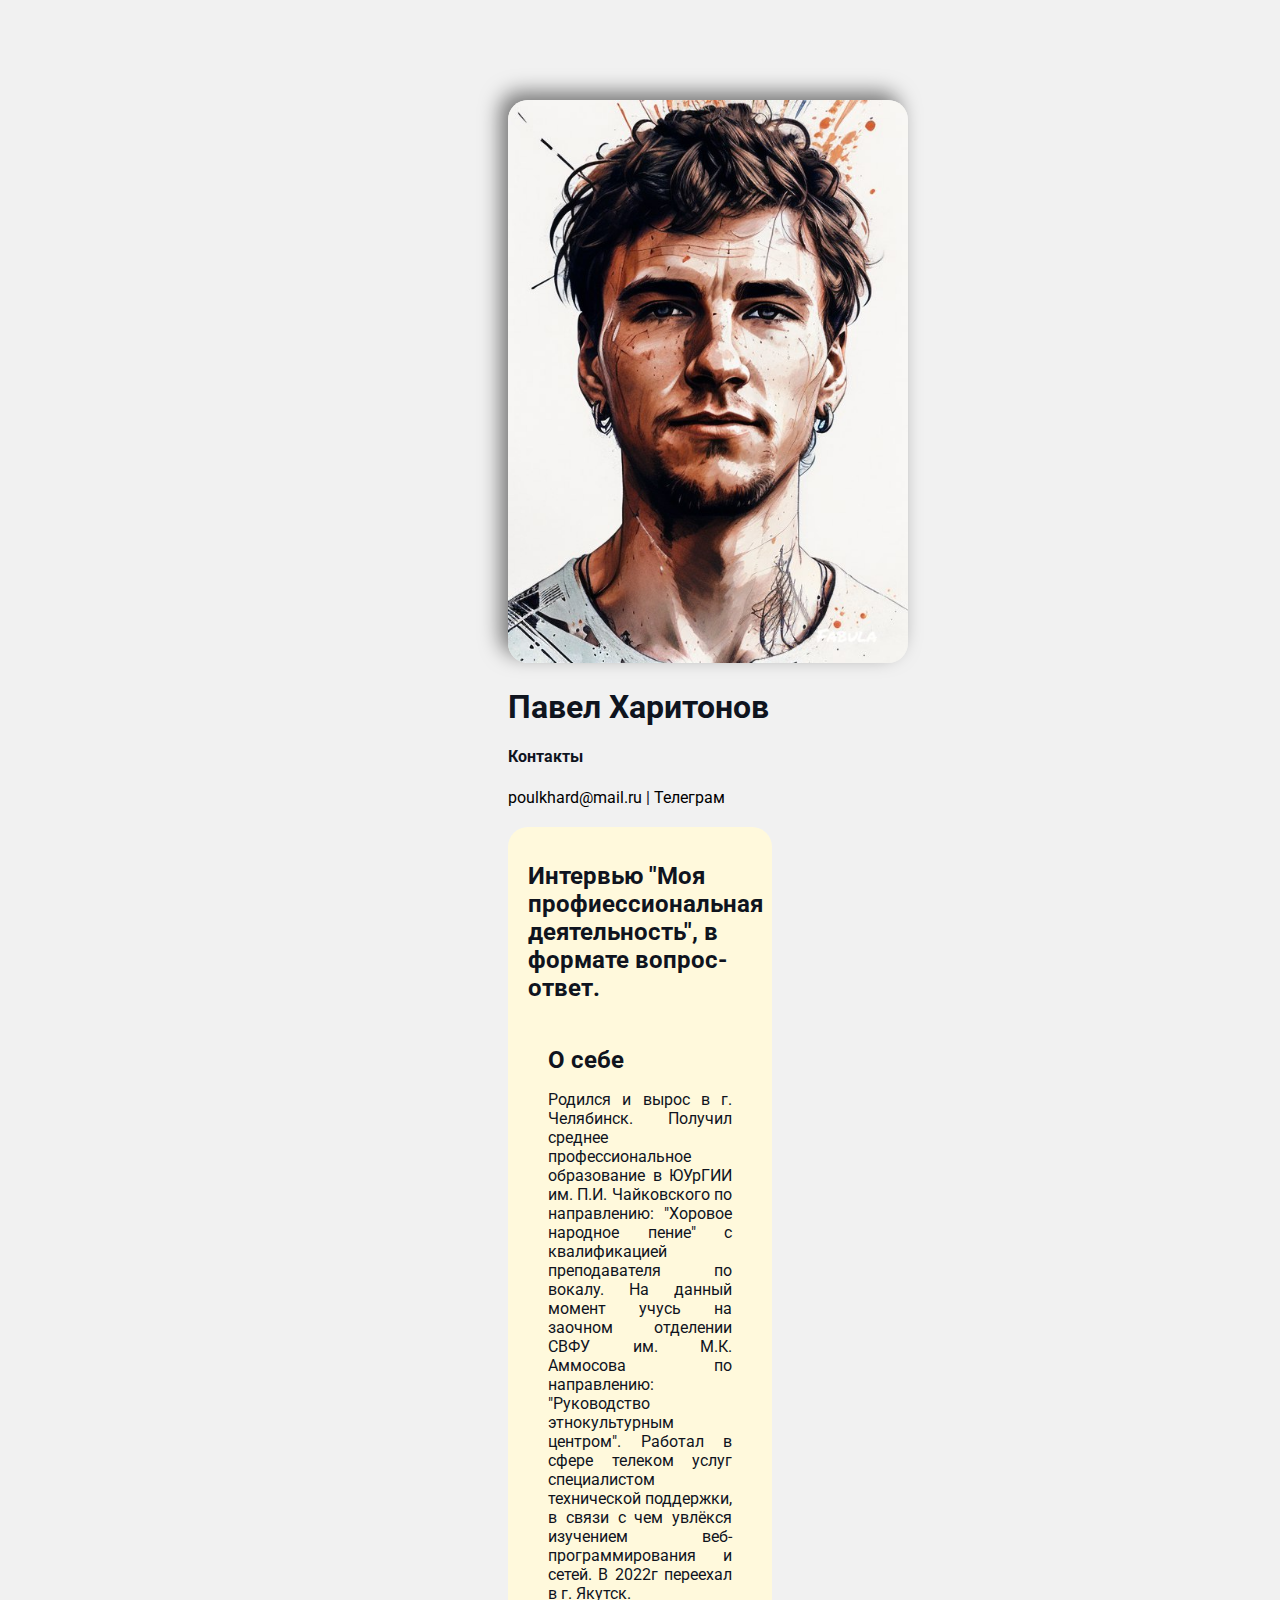
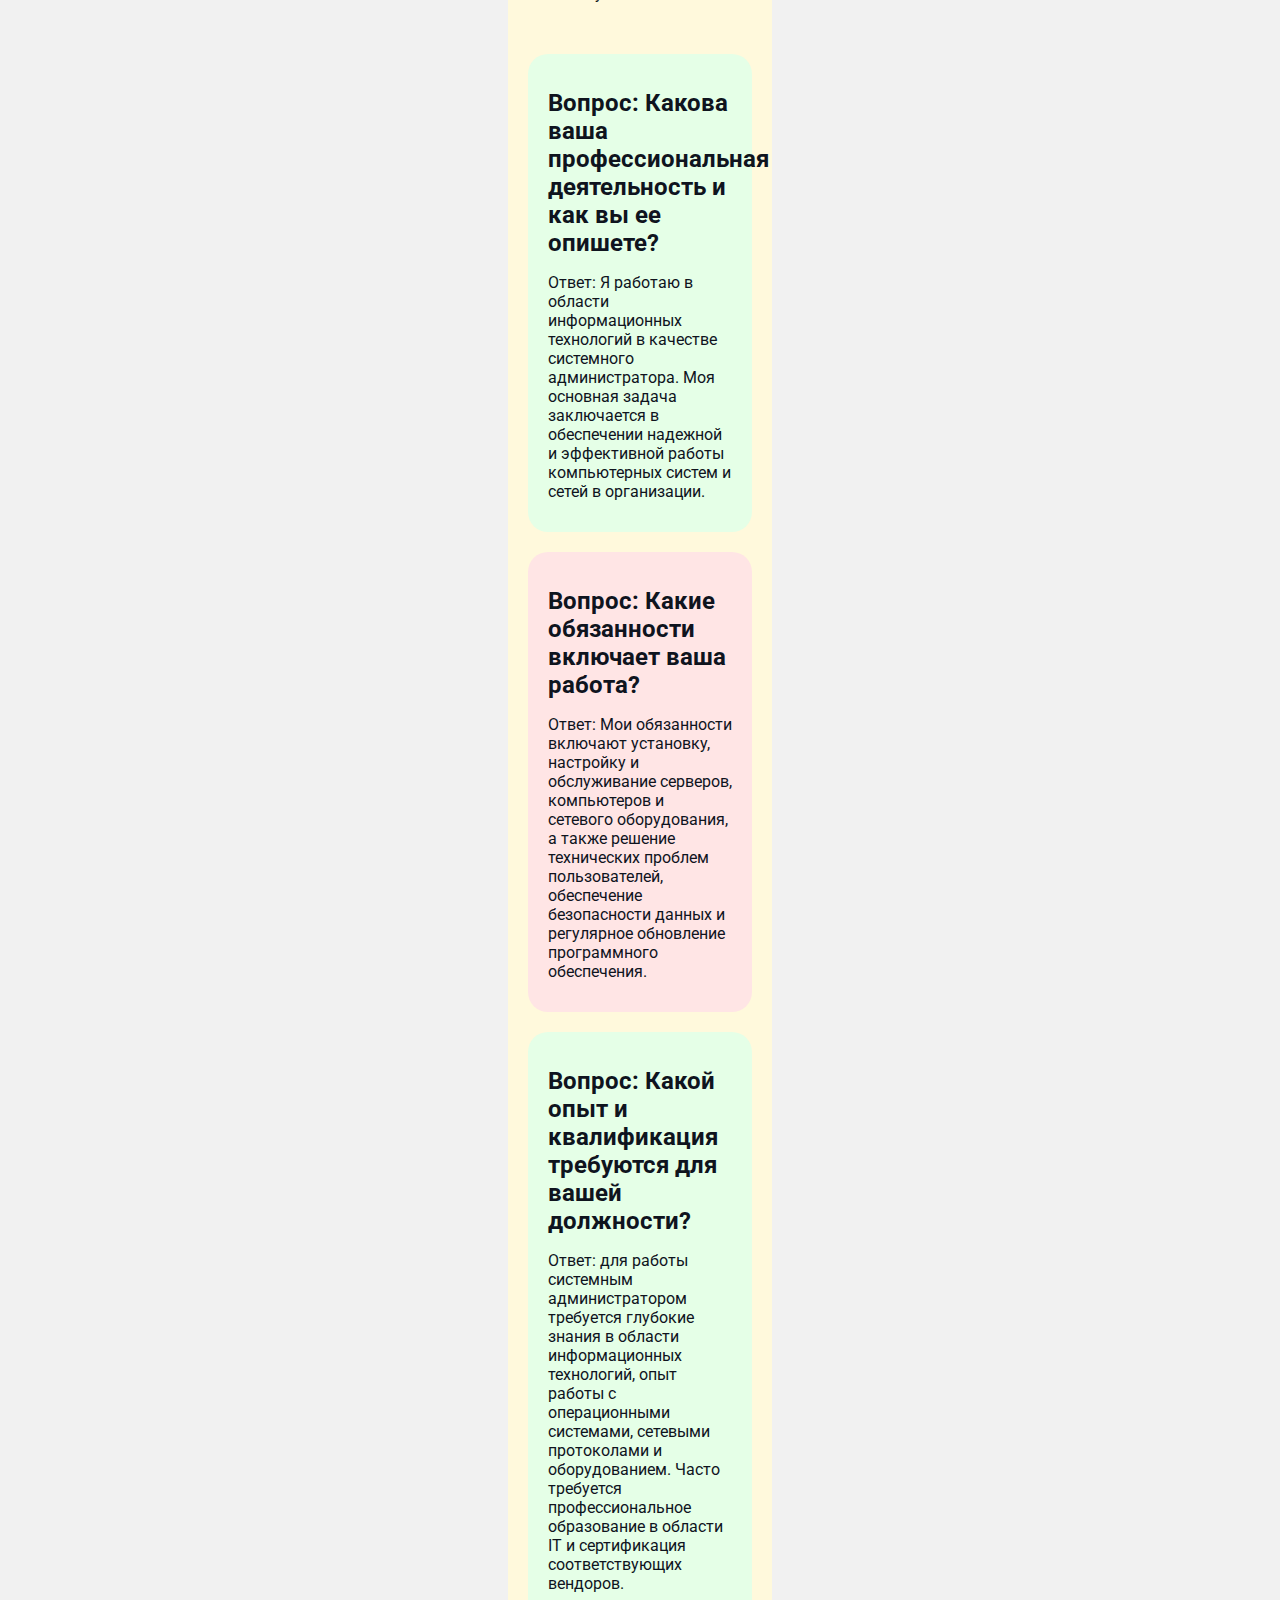
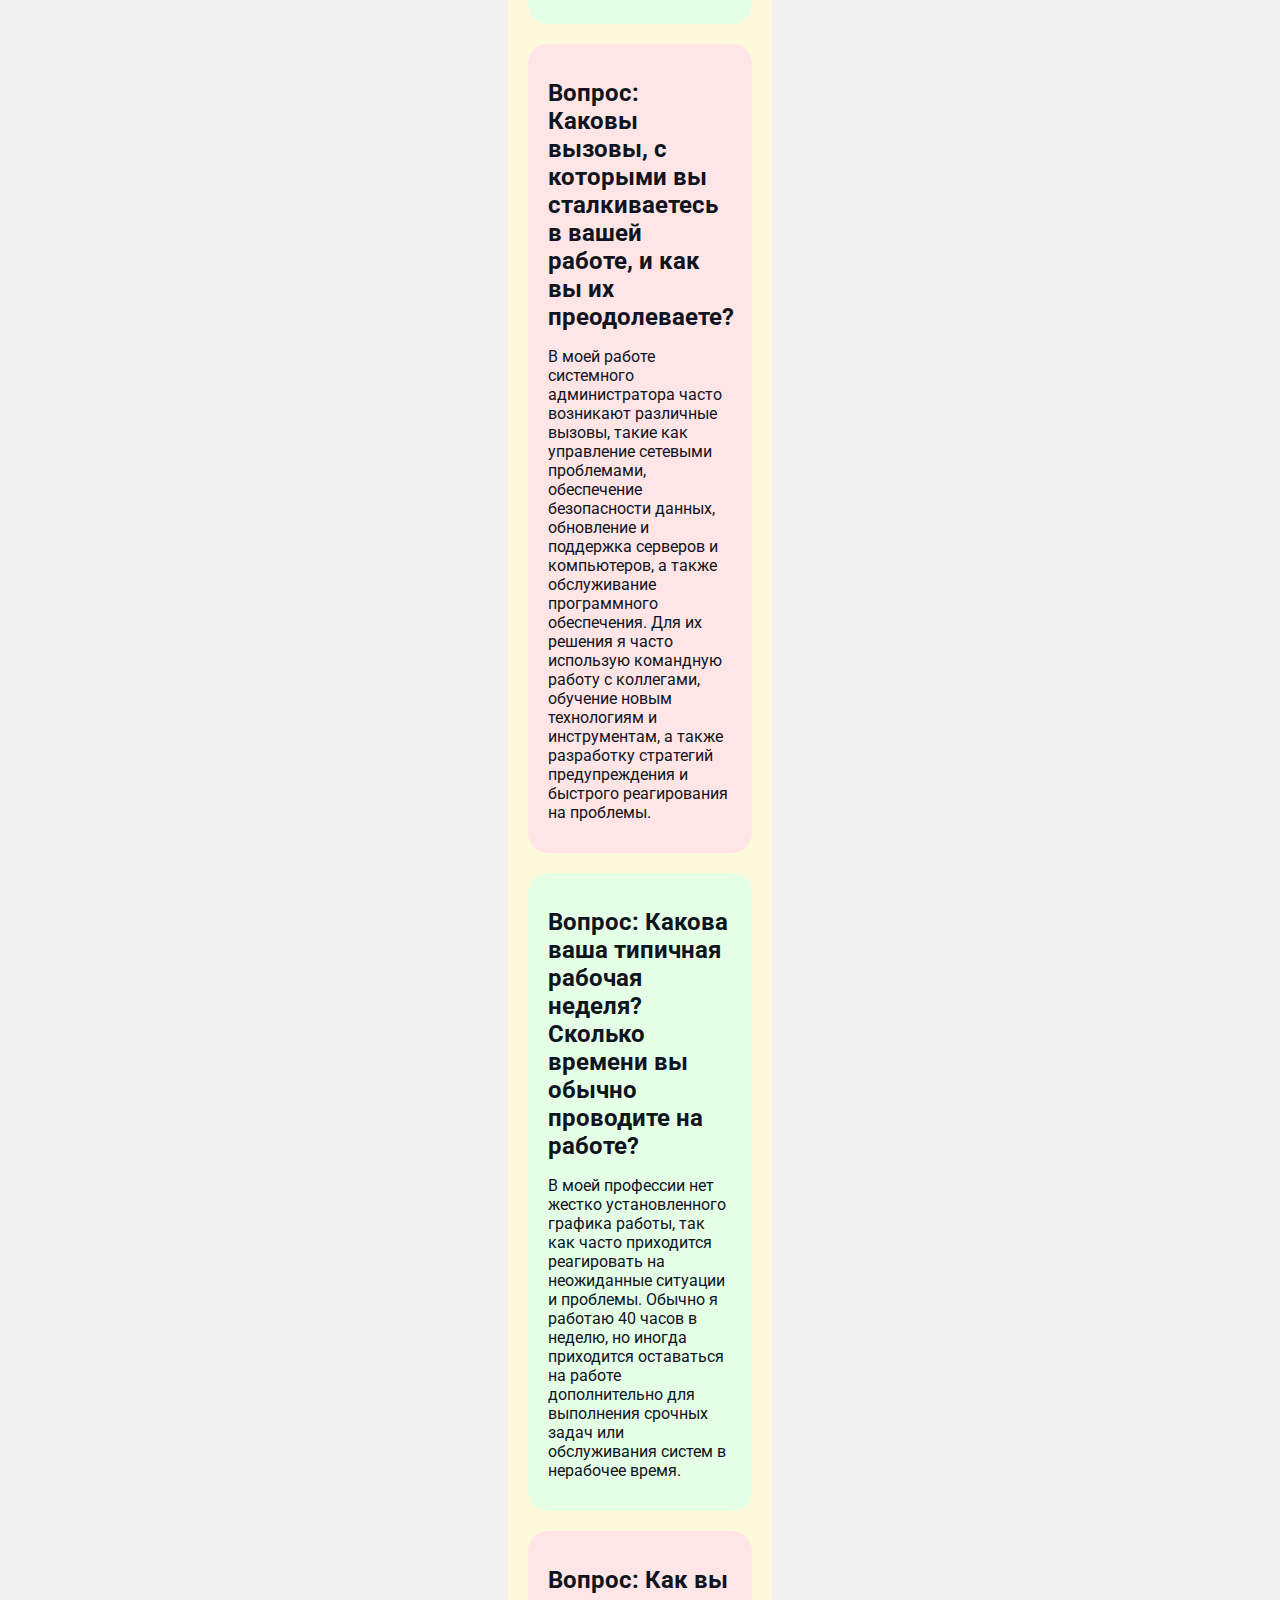
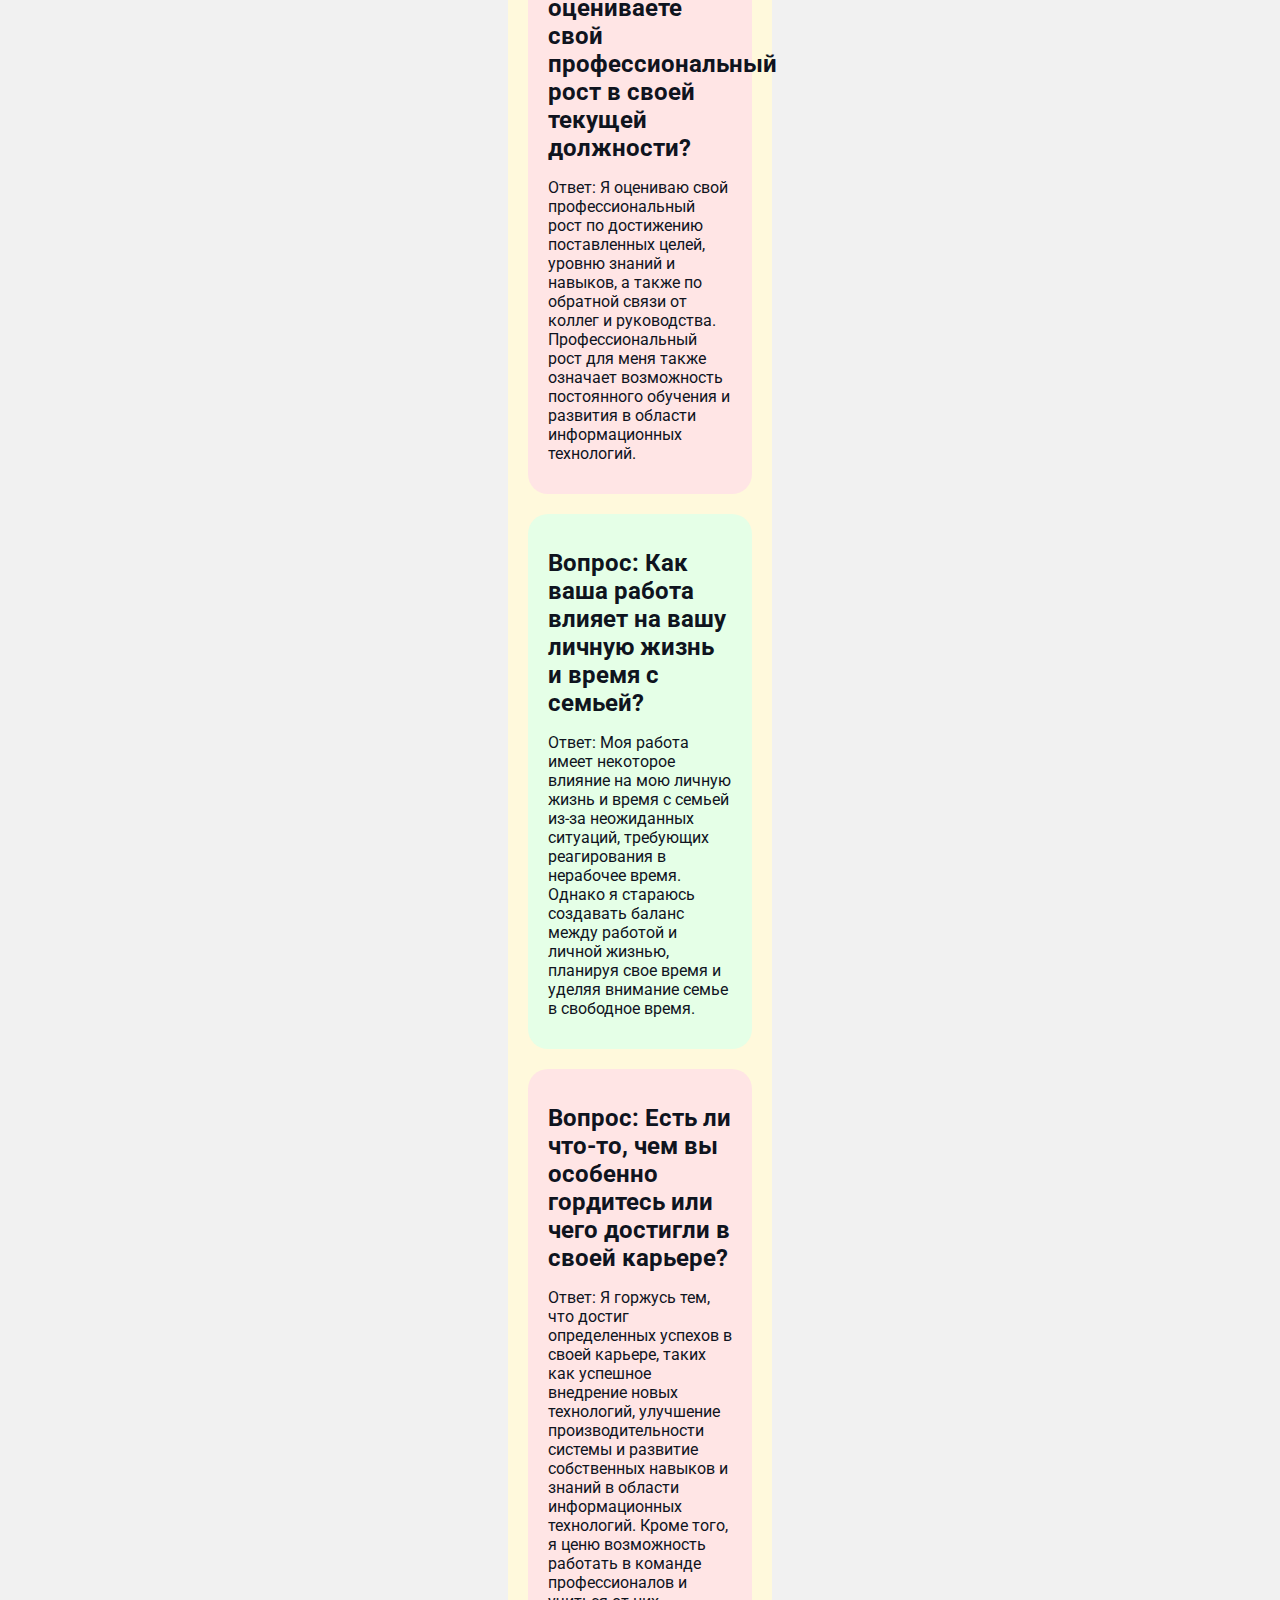
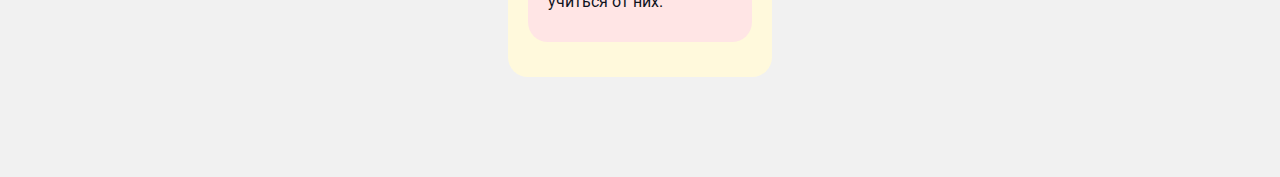
<file: index.html>
<!DOCTYPE html>
<html lang="ru">
<head>
    <meta charset="UTF-8">
    <title>Paul CV</title>
    <link rel="stylesheet" href="./assets/css/styles.css">
</head>
    <body>
        <div class="container">
            <div class="info">
                <a href="./assets/images/avatar2.jpg" target="_blank"><img src="./assets/images/avatar2.jpg" alt="avatar" class="avatar"></a>
                <h1>Павел Харитонов</h1>
                               
                <h4>Контакты</h4>
                <a href="mailto:poulkhard@mail.ru" target="_blank">poulkhard@mail.ru</a>
                |
                <a href="https://t.me/PaulKhard" target="_blank">Телеграм</a>
            </div>

            <div class="card bg-yellow">
                <h2>Интервью "Моя профиессиональная деятельность", в формате вопрос-ответ.</h2>

           
            <div class="card bg-yellow">
                <h2>О себе</h2>
                <p align="justify">Родился и вырос в г. Челябинск. Получил среднее профессиональное образование в ЮУрГИИ им. П.И. Чайковского по направлению: "Хоровое народное пение" с квалификацией преподавателя по вокалу. На данный момент учусь на заочном отделении СВФУ им. М.К. Аммосова по направлению: "Руководство этнокультурным центром". Работал в сфере телеком услуг специалистом технической поддержки, в связи с чем увлёкся изучением веб-программирования и сетей. В 2022г переехал в г. Якутск.</p>
            </div>

            <div class="card bg-green">
                <h2>Вопрос: Какова ваша профессиональная деятельность и как вы ее опишете?</h2>
                <p>Ответ: Я работаю в области информационных технологий в качестве системного администратора. Моя основная задача заключается в обеспечении надежной и эффективной работы компьютерных систем и сетей в организации.</p>
                <!--                 <table class="table">
                    <tr>
                        <td><strong>Компания</strong></td>
                        <td><strong>Должность</strong></td>
                        <td><strong>Дата</strong></td>
                    </tr>
                    <tr>
                        <td>ООО Фирма Интерсвязь</td>
                        <td>Специалист технической поддержки</td>
                        <td>2020-2022</td>
                    </tr>
                    <tr>
                        <td>Ус-Кут Мебель</td>
                        <td>Мастер по сборке и монтажу мебели</td>
                        <td>2022-н.д.</td>
                    </tr>
                </table> -->
            </div>
            <div class="card bg-red">
                <h2>Вопрос: Какие обязанности включает ваша работа?</h2>
                <p>Ответ: Мои обязанности включают установку, настройку и обслуживание серверов, компьютеров и сетевого оборудования, а также решение технических проблем пользователей, обеспечение безопасности данных и регулярное обновление программного обеспечения.</p>
            </div>

             <div class="card bg-green">
                <h2>Вопрос: Какой опыт и квалификация требуются для вашей должности?</h2>
                <p>Ответ: для работы системным администратором требуется глубокие знания в области информационных технологий, опыт работы с операционными системами, сетевыми протоколами и оборудованием. Часто требуется профессиональное образование в области IT и сертификация соответствующих вендоров.</p>
            </div>
            
            <div class="card bg-red">
                <h2>Вопрос: Каковы вызовы, с которыми вы сталкиваетесь в вашей работе, и как вы их преодолеваете?</h2>
                <p>В моей работе системного администратора часто возникают различные вызовы, такие как управление сетевыми проблемами, обеспечение безопасности данных, обновление и поддержка серверов и компьютеров, а также обслуживание программного обеспечения. Для их решения я часто использую командную работу с коллегами, обучение новым технологиям и инструментам, а также разработку стратегий предупреждения и быстрого реагирования на проблемы.</p>
            </div>
            
             <div class="card bg-green">
                <h2>Вопрос: Какова ваша типичная рабочая неделя? Сколько времени вы обычно проводите на работе?</h2>
                <p>В моей профессии нет жестко установленного графика работы, так как часто приходится реагировать на неожиданные ситуации и проблемы. Обычно я работаю 40 часов в неделю, но иногда приходится оставаться на работе дополнительно для выполнения срочных задач или обслуживания систем в нерабочее время.</p>
            </div>
            <div class="card bg-red">
                <h2>Вопрос: Как вы оцениваете свой профессиональный рост в своей текущей должности?</h2>
                <p>Ответ: Я оцениваю свой профессиональный рост по достижению поставленных целей, уровню знаний и навыков, а также по обратной связи от коллег и руководства. Профессиональный рост для меня также означает возможность постоянного обучения и развития в области информационных технологий.</p>
            </div>

             <div class="card bg-green">
                <h2>Вопрос: Как ваша работа влияет на вашу личную жизнь и время с семьей?</h2>
                <p>Ответ: Моя работа имеет некоторое влияние на мою личную жизнь и время с семьей из-за неожиданных ситуаций, требующих реагирования в нерабочее время. Однако я стараюсь создавать баланс между работой и личной жизнью, планируя свое время и уделяя внимание семье в свободное время.</p>
            </div>
            <div class="card bg-red">
                <h2>Вопрос: Есть ли что-то, чем вы особенно гордитесь или чего достигли в своей карьере?</h2>
                <p>Ответ: Я горжусь тем, что достиг определенных успехов в своей карьере, таких как успешное внедрение новых технологий, улучшение производительности системы и развитие собственных навыков и знаний в области информационных технологий. Кроме того, я ценю возможность работать в команде профессионалов и учиться от них.</p>
            </div>
            </div>    
        </div>
    </body>
</html>
</file>
<file: assets/css/styles.css>
@import url('https://fonts.googleapis.com/css2?family=Roboto&display=swap');

body{
    background-color: #f1f1f1;
    color: #0f141e;

    font: normal 16px 'Roboto', sans-serif;
}


a {
    color: black;
    text-decoration: none;
}

a:hover {
    text-decoration: underline;
}

a:active {
    color: red;
}

a:visited {
    color: gray;
}

.avatar{
    width: 400px;
    border-radius: 20px;
    box-shadow: -8px -8px 20px rgba(0, 0, 0, 0.50);
}

.info {
    margin-bottom: 20px;
}

.info p{
    color: #86898f;
    margin: 0;
    font-style: italic;
    font-weight: bold;
    text-decoration: none;
    /*text-transform: uppercase;*/
    /* letter-spacing: 10px; */
    /* word-spacing: 50px; */
}

.container{
    
    margin: 100px 500px;

    
}

@media (max-width: 1000px) {
    .container {
        margin: 100px 50px;
        display: flex;
        align-items: center;
        flex-wrap: wrap;
        justify-content: center;
    }
}

/* .social{
    background: linear-gradient(gray, white);
    padding: 15px;
    border: 5px solid rgb(168, 164, 51);
    border-bottom-style: dotted;
    border-top-width: 50px;
    margin: 5px;
} */

/* .box-model > div{
    float: left;
    background: black;
    height: 200px;
    border: 4px solid red;
    width: 25%;
    box-sizing: border-box;
} */

.bg-yellow {
    background: #fff9dc;
}

.bg-green {
    background: #e5ffe7;
}

.bg-red {
    background: #ffe5e5;
}

.card {
    padding: 15px 20px;
    margin-bottom: 20px;
    border-radius: 20px;
}

@media (max-width: 1000px) {
    .card {
        width: 50%;
    }
}

.card h2 {
    margin-bottom: 10px;
}

.list {
    padding: 0 20px;
}

.list li {
    color: #86898f;
    margin-bottom: 10px;
}

.table {
    width: 100%;
}

.table td {
    padding-bottom: 10px;
}

.contact h2 {
    text-align: center;
}

.form-group label {
    display: block;
    font-size: 14px;
    color: gray;
}

.form-group input,
.form-group textarea {
    width: 100%;
    box-sizing: border-box;
    border: none;
    background: transparent;
    border-bottom: 1px solid #ccc;
    color: black;
    padding: 15px 0 10px;
    font-family: inherit;
}

.row {
    display: flex;
    margin-bottom: 20px;
}

.row > .form-group {
    width: 50%;
    /* margin-right: 20px; */
}

.row > .form-group:first-child {
    margin-right: 20px;
}
</file>
